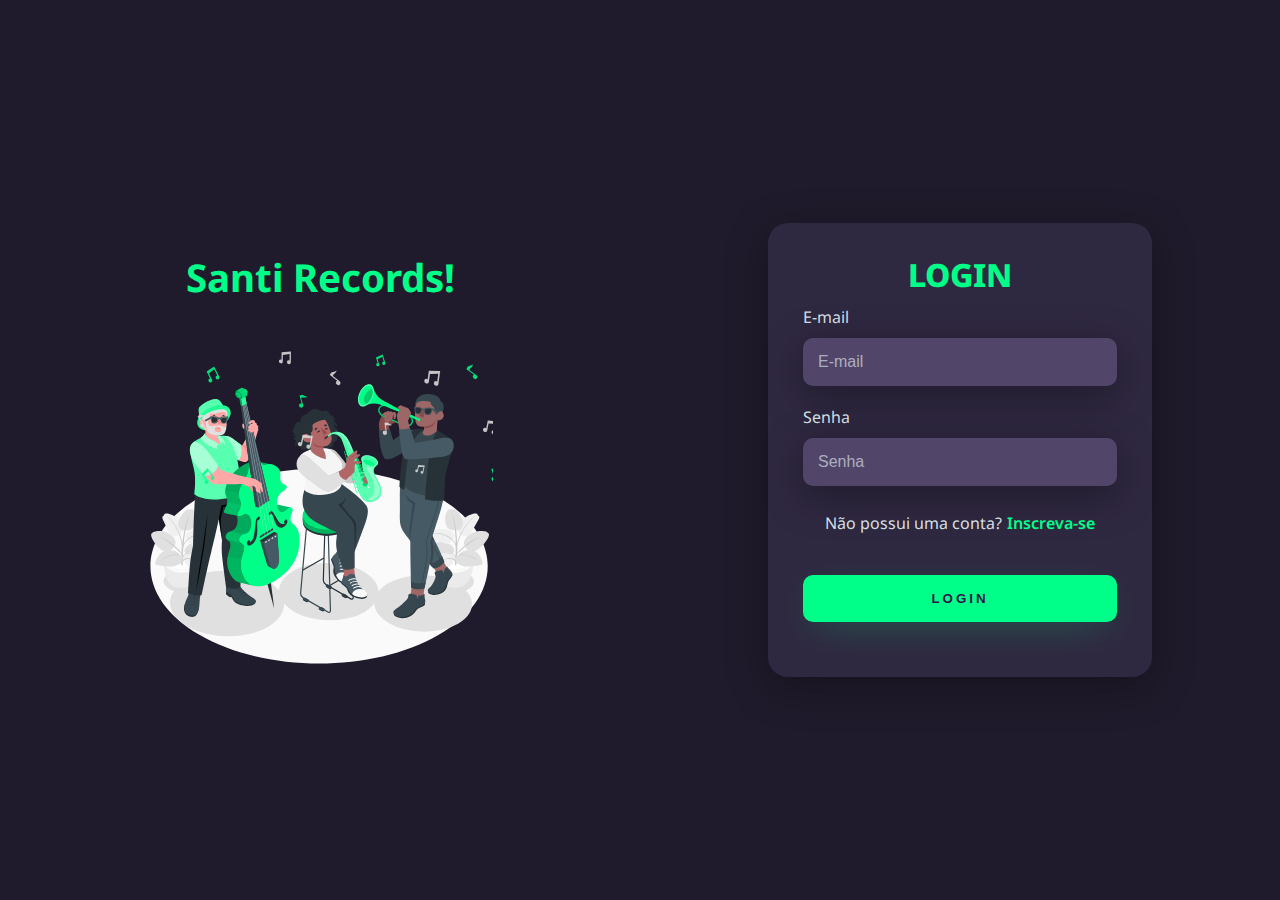
<file: index.html>
<!DOCTYPE html>
<html lang="pt-br">
<head>
    <meta name="author" content="Lucas Santiago">
    <meta name="keywords" content="Login, UI/UX">
    <meta name="description" content="Olá. Seja bem vindo a nossa tela de login!">
    <meta charset="UTF-8">
    <meta http-equiv="X-UA-Compatible" content="IE=edge">
    <meta name="viewport" content="width=device-width, initial-scale=1.0">
    <link rel="stylesheet" href="style.css">
    <title>Tela de Login</title>
</head>
<body>
    <div class="main-login">
        <div class="left-login">
            <h1>Santi Records!</h1>
            <img src="music.svg" class="left-login-image" alt=".">
        </div>
        <div class="right-login">
            <div class="card-login">
                <h1>LOGIN</h1>
                <div class="textfield">
                    <label for="usuario">E-mail</label>
                    <input type="email" name="email" placeholder="E-mail">
            </div>
                <div class="textfield">
                    <label for="usuario">Senha</label>
                    <input type="password" name="senha" placeholder="Senha">
            </div>
            <div class="div">
                <div class="user-creation">
                    <p>Não possui uma conta?</p><a class="sign-in" href="#"> Inscreva-se</a>
                </div>
            </div>

            <button class="btn-login">Login</button>
            </div>
        </div>
    </div>
</body>
</html>
</file>
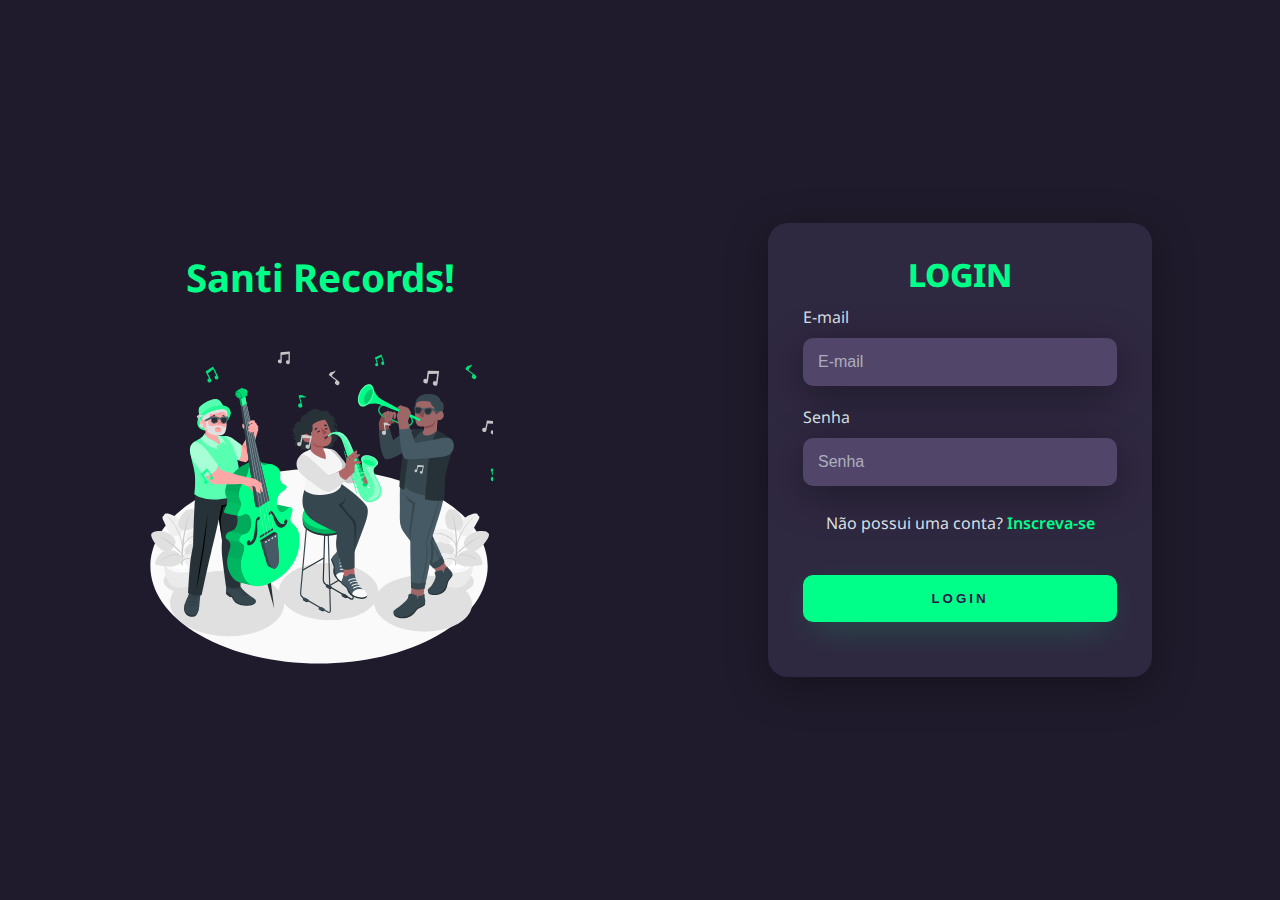
<file: pages/home/index.html>
<!DOCTYPE html>
<html lang="pt-br">
<head>
    <meta name="author" content="Lucas Santiago">
    <meta name="keywords" content="Login, UI/UX">
    <meta name="description" content="Olá. Seja bem vindo a nossa tela de login!">
    <meta charset="UTF-8">
    <meta http-equiv="X-UA-Compatible" content="IE=edge">
    <meta name="viewport" content="width=device-width, initial-scale=1.0">
    <link rel="stylesheet" href="style.css">
    <title>Tela de Login</title>
</head>
<body>
    <div class="main-login">
        <div class="left-login">
            <h1>Santi Records!</h1>
            <img src="/imgs/music.svg" class="left-login-image" alt=".">
        </div>
        <div class="right-login">
            <div class="card-login">
                <h1>LOGIN</h1>
                <div class="textfield">
                    <label for="usuario">E-mail</label>
                    <input type="email" name="email" placeholder="E-mail">
            </div>
                <div class="textfield">
                    <label for="usuario">Senha</label>
                    <input type="password" name="senha" placeholder="Senha">
            </div>
            <div class="div">
                <div class="user-creation">
                    <p>Não possui uma conta?<a class="sign-in" href="/pages/sign-in/sing-in.html"> Inscreva-se</a></p>
                </div>
            </div>

            <button class="btn-login">Login</button>
            </div>
        </div>
    </div>
</body>
</html>
</file>
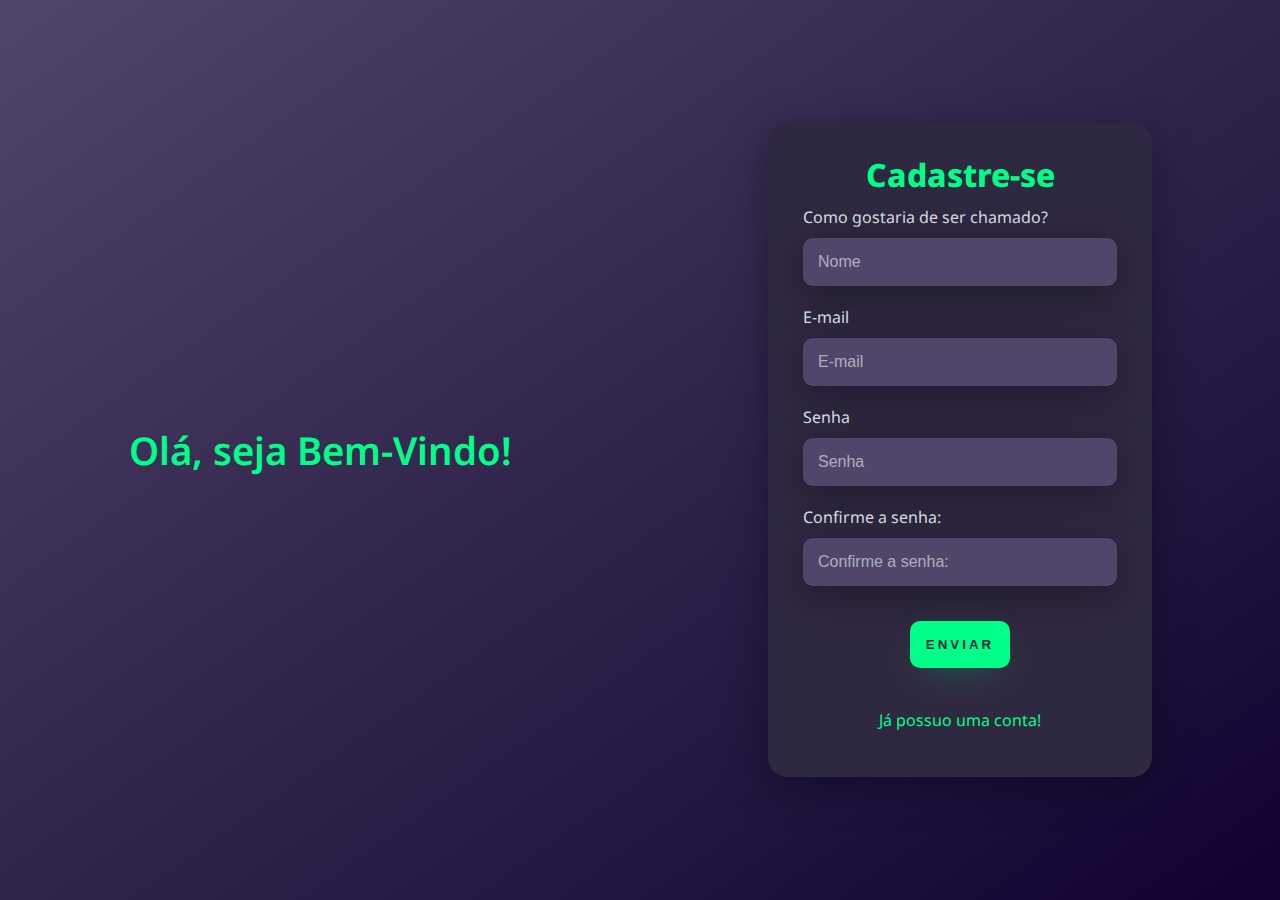
<file: pages/sign-in/sing-in.html>
<!DOCTYPE html>
<html lang="pt-br">
<head>
    <meta name="author" content="Lucas Santiago">
    <meta name="keywords" content="Login, UI/UX">
    <meta name="description" content="Olá. Seja bem vindo a nossa tela de login!">
    <meta charset="UTF-8">
    <meta http-equiv="X-UA-Compatible" content="IE=edge">
    <meta name="viewport" content="width=device-width, initial-scale=1.0">
    <link rel="stylesheet" href="/pages/sign-in/styles.css">
    <title>Tela de Login</title>
</head>
<body>
    <div class="main-login">
        <div class="left-login">
            <h1>Olá, seja <span>bem-vindo!</span></h1>
        </div>
        <div class="right-login">
            <div class="card-login">
                <h1>Cadastre-se</h1>
                <div class="textfield">
                    <label for="usuario">Como gostaria de ser chamado?</label>
                    <input type="name" name="name" placeholder="Nome">
            </div>
                <div class="textfield">
                    <label for="usuario">E-mail</label>
                    <input type="email" name="email" placeholder="E-mail">
            </div>
                <div class="textfield">
                    <label for="usuario">Senha</label>
                    <input type="password" name="senha" placeholder="Senha">
            </div>
            <div class="textfield">
                <label for="usuario">Confirme a senha:</label>
                <input type="password" name="senha" placeholder="Confirme a senha:">
        </div>
            <div class="div">
            <button class="btn-login">Enviar</button>
            <a class="account" href="#"><p>Já possuo uma conta!</p></a>
            </div>
        </div>
    </div>
</body>
</html>
</file>
<file: style.css>
@import url('https://fonts.googleapis.com/css2?family=Noto+Sans:wght@300;600&display=swap');

body{
    margin: 0;
    font-family: 'Noto Sans', sans-serif;
}

body *{
    box-sizing: border-box;
}

.main-login{
    width: 100vw;
    height: 100vh;
    background: #201b2c;
    display: flex;
    justify-content: center;
    align-items: center;
}

.left-login{
    width: 50vw;
    height: 50vh;
    display: flex;
    justify-content: center;
    align-items: center;
    flex-direction: column;
}

.left-login > h1{
    color: #00ff88;
    font-size: 3vw;
}

.left-login-image{
    width: 27vw;
}

.right-login{
    width: 50vw;
    height: 50vh;
    display: flex;
    justify-content: center;
    align-items: center;
}

.card-login{
    width: 60%;
    display: flex;
    justify-content: center;
    align-items: center;
    flex-direction: column;
    padding: 30px 35px;
    background: #2f2841;
    border-radius: 20px;
    box-shadow: 0px 10px 40px #00000056;
}

.card-login > h1{
    color: #0f8;
    font-weight: 800;
    margin: 0;
}

.textfield{
    width: 100%;
    display: flex;
    flex-direction: column;
    align-items: flex-start;
    justify-content: center;
    margin: 10px 0px;
}

.textfield > input{
    width: 100%;
    border: none;
    border-radius: 10px;
    padding: 15px;
    background: #514569;
    color: #f0ffffde;
    font-size: 12pt;
    box-shadow: 0px 10px 40px #00000056;
    outline: none;
    box-sizing: border-box;
}

.textfield > label{
    color: #f0ffffde;
    margin-bottom: 10px;
}

.textfield > input::placeholder{
    color: #f0ffff94;
}

.btn-login{
    width: 100%;
    padding: 16px 0px;
    margin: 25px;
    border: none;
    border-radius: 10px;
    outline: none;
    text-transform: uppercase;
    font-weight: 800;
    letter-spacing: 3px;
    color: #2b134b;
    background: #00ff88;
    cursor: pointer;
    box-shadow: 0px 10px 40px -12px #00ff8052;
}

.sign-in{
    color: #00ff88;
    font-weight: 600;
    text-transform: none;
    text-decoration: none;
    margin-left: 5px;
}

.user-creation{
    display: flex;
    align-items: center;
    color: #f0ffffde;
}

@media only screen and (max-width: 950px){
    .card-login{
        width: 85%;
    }
}

@media only screen and (max-width: 600px){
    .main-login{
        flex-direction: column;
    }

    .left-login > h1{
        display: none;
    }

    .left-login{
        width: 100%;
        height: auto;
    }

    .right-login{
        width: 100%;
        height: auto;
    }

    .left-login-image{
        width: 50vw;
    }

    .card-login{
        width: 90%;
    }
}
</file>
<file: pages/home/style.css>
@import url('https://fonts.googleapis.com/css2?family=Noto+Sans:wght@300;600&display=swap');

body{
    margin: 0;
    font-family: 'Noto Sans', sans-serif;
}

body *{
    box-sizing: border-box;
}

.main-login{
    width: 100vw;
    height: 100vh;
    background: #201b2c;
    display: flex;
    justify-content: center;
    align-items: center;
}

.left-login{
    width: 50vw;
    height: 50vh;
    display: flex;
    justify-content: center;
    align-items: center;
    flex-direction: column;
}

.left-login > h1{
    color: #00ff88;
    font-size: 3vw;
}

.left-login-image{
    width: 27vw;
}

.right-login{
    width: 50vw;
    height: 50vh;
    display: flex;
    justify-content: center;
    align-items: center;
}

.card-login{
    width: 60%;
    display: flex;
    justify-content: center;
    align-items: center;
    flex-direction: column;
    padding: 30px 35px;
    background: #2f2841;
    border-radius: 20px;
    box-shadow: 0px 10px 40px #00000056;
}

.card-login > h1{
    color: #0f8;
    font-weight: 800;
    margin: 0;
}

.textfield{
    width: 100%;
    display: flex;
    flex-direction: column;
    align-items: flex-start;
    justify-content: center;
    margin: 10px 0px;
}

.textfield > input{
    width: 100%;
    border: none;
    border-radius: 10px;
    padding: 15px;
    background: #514569;
    color: #f0ffffde;
    font-size: 12pt;
    box-shadow: 0px 10px 40px #00000056;
    outline: none;
    box-sizing: border-box;
}

.textfield > label{
    color: #f0ffffde;
    margin-bottom: 10px;
}

.textfield > input::placeholder{
    color: #f0ffff94;
}

.btn-login{
    width: 100%;
    padding: 16px 0px;
    margin: 25px;
    border: none;
    border-radius: 10px;
    outline: none;
    text-transform: uppercase;
    font-weight: 800;
    letter-spacing: 3px;
    color: #2b134b;
    background: #00ff88;
    cursor: pointer;
    box-shadow: 0px 10px 40px -12px #00ff8052;
}

.sign-in{
    color: #00ff88;
    font-weight: 600;
    text-transform: none;
    text-decoration: none;
}

.user-creation{
    display: flex;
    align-items: center;
    color: #f0ffffde;
}

@media only screen and (max-width: 950px){
    .card-login{
        width: 85%;
    }
}

@media only screen and (max-width: 600px){
    .main-login{
        flex-direction: column;
    }

    .left-login > h1{
        display: none;
    }

    .left-login{
        width: 100%;
        height: auto;
    }

    .right-login{
        width: 100%;
        height: auto;
    }

    .left-login-image{
        width: 50vw;
    }

    .card-login{
        width: 90%;
    }
}
</file>
<file: pages/sign-in/styles.css>
@import url('https://fonts.googleapis.com/css2?family=Noto+Sans:wght@300;600&display=swap');

body{
    margin: 0;
    font-family: 'Noto Sans', sans-serif;
}

body *{
    box-sizing: border-box;
}

.main-login{
    width: 100vw;
    height: 100vh;
    background-image: linear-gradient(to right bottom, #514569, #40345a, #30244c, #1f153e, #110031);
    display: flex;
    justify-content: center;
    align-items: center;
}

.left-login{
    width: 50vw;
    height: 50vh;
    display: flex;
    justify-content: center;
    align-items: center;
    flex-direction: column;
}

.left-login > h1{
    color: #00ff88;
    font-size: 3vw;
    text-align: center;
    font-weight: 600;
}

.left-login-image{
    width: 27vw;
}

.right-login{
    width: 50vw;
    height: 50vh;
    display: flex;
    justify-content: center;
    align-items: center;
}

.card-login{
    width: 60%;
    display: flex;
    justify-content: center;
    align-items: center;
    flex-direction: column;
    padding: 30px 35px;
    background: #2f2841;
    border-radius: 20px;
    box-shadow: 0px 10px 40px #00000056;
}

.card-login > h1{
    color: #0f8;
    font-weight: 800;
    margin: 0;
}

.textfield{
    width: 100%;
    display: flex;
    flex-direction: column;
    align-items: flex-start;
    justify-content: center;
    margin: 10px 0px;
}

.textfield > input{
    width: 100%;
    border: none;
    border-radius: 10px;
    padding: 15px;
    background: #514569;
    color: #f0ffffde;
    font-size: 12pt;
    box-shadow: 0px 10px 40px #00000056;
    outline: none;
    box-sizing: border-box;
}

.textfield > label{
    color: #f0ffffde;
    margin-bottom: 10px;
}

.textfield > input::placeholder{
    color: #f0ffff94;
}

.btn-login{
    width: 100px;
    padding: 16px 0px;
    margin: 25px;
    border: none;
    border-radius: 10px;
    outline: none;
    text-transform: uppercase;
    font-weight: 800;
    letter-spacing: 3px;
    color: #2f2841;
    background: #00ff88;
    cursor: pointer;
    box-shadow: 0px 10px 40px -12px #00ff8052;
}

.sign-in{
    color: #00ff88;
    font-weight: 600;
    text-transform: none;
    text-decoration: none;
}

.user-creation{
    display: flex;
    align-items: center;
    color: #f0ffffde;
}

@media only screen and (max-width: 950px){
    .card-login{
        width: 85%;
    }
}

@media only screen and (max-width: 600px){
    .main-login{
        flex-direction: column;
    }

    .left-login > h1{
        display: none;
    }

    .left-login{
        width: 100%;
        height: auto;
    }

    .right-login{
        width: 100%;
        height: auto;
    }

    .left-login-image{
        width: 50vw;
    }

    .card-login{
        width: 90%;
    }
}

span{
    color: #00ff88;
    text-transform: capitalize;
}

.div{
    display: flexbox;
    text-align: center;
}

.account{
    text-decoration: none;
    color: #00ff88;
}
</file>
